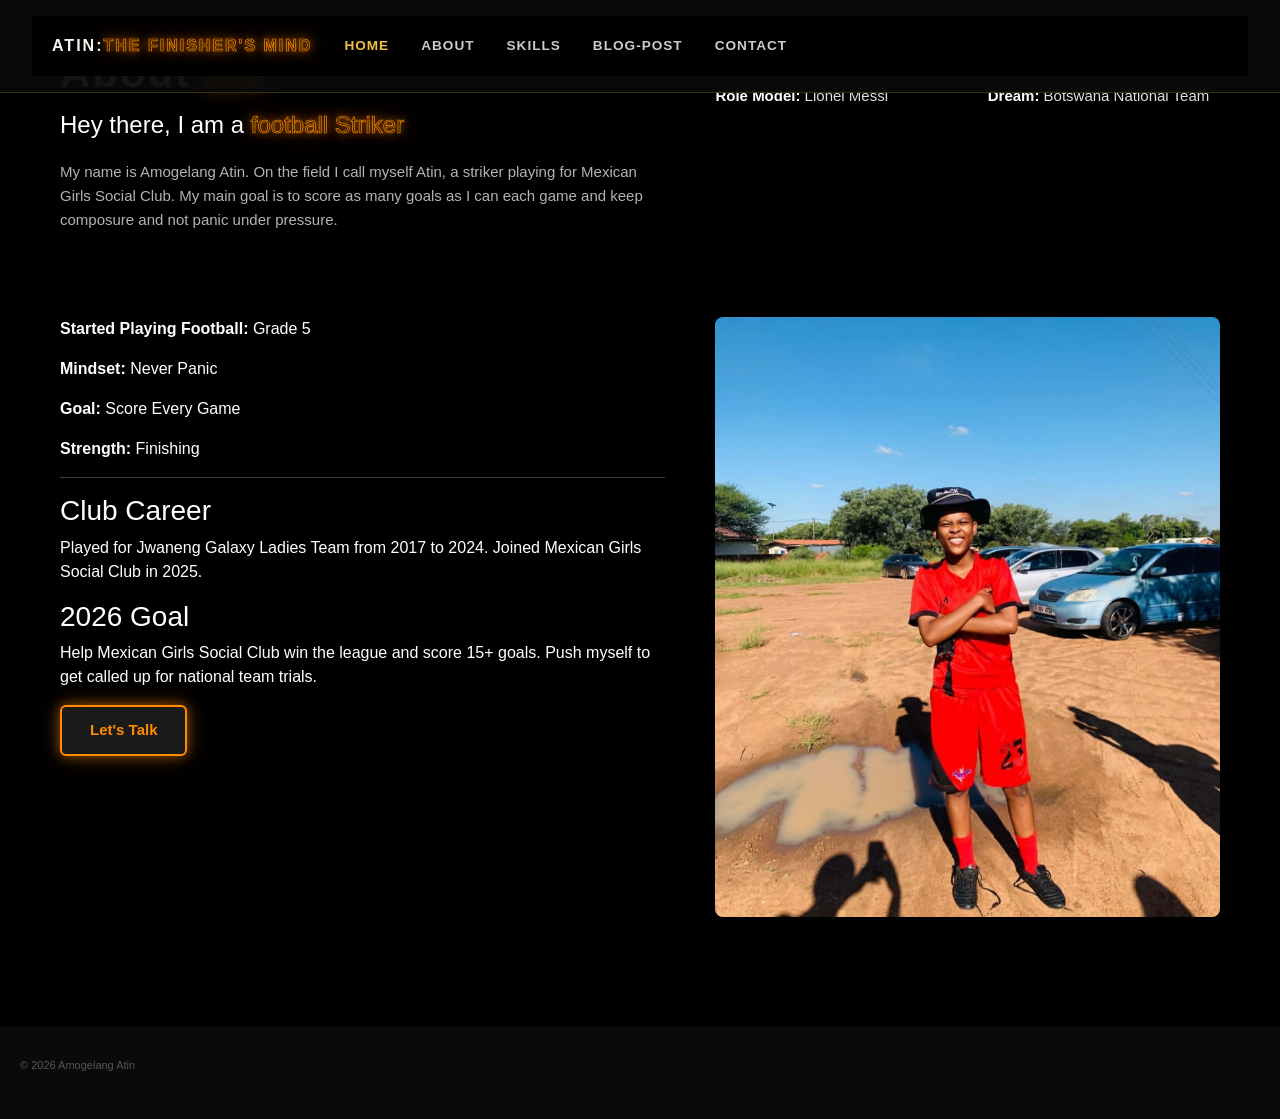
<file: about.html>
<!DOCTYPE html>
<html lang="en">
<head>
  <meta charset="UTF-8">
  <meta name="viewport" content="width=device-width, initial-scale=1.0">
  <title>About - Atin: The Finisher's Mind</title>
  
  <!-- Bootstrap CSS -->
  <link href="https://cdn.jsdelivr.net/npm/bootstrap@5.3.0/dist/css/bootstrap.min.css" rel="stylesheet">
  
  <!-- Custom CSS -->
  <link rel="stylesheet" href="styles.css">
</head>
<body class="about-page fades-in">
<div class="page-wrapper">
           <header>
             <nav>
                <div class="logo">ATIN:<span class="glow-text">THE FINISHER'S MIND</span></div>
            <a href="index.html" class="active">Home</a>
            <a href="about.html">About</a>
            <a href="skills.html">Skills</a>
            <a href="Blog-Post.html">Blog-Post</a>
            <a href="contact.html">Contact</a>
            </nav>
            </header>
  <main class="about-wrap">
    <div class="about-left">
      <h1>About <span class="glow-text">Me</span></h1>
      <h2>Hey there, I am a<span class="glow-text"> football Striker</span></h2>
      <p class="about-text">
        My name is Amogelang Atin. On the field I call myself Atin, a striker playing for Mexican Girls Social Club. 
        My main goal is to score as many goals as I can each game and keep composure and not panic under pressure.
      </p>
    </div>
      <div class="info-grid">
          <p><strong>Club:</strong> Mexican Girls Social Club</p> 
          <p><strong>Position:</strong> Striker</p> 
          <p><strong>Role Model:</strong> Lionel Messi</p> 
          <p><strong>Dream:</strong> Botswana National Team</p> 
         </div> 
        <div>
          <p><strong>Started Playing Football:</strong> Grade 5</p>
          <p><strong>Mindset:</strong> Never Panic</p>
          <p><strong>Goal:</strong> Score Every Game</p>
          <p><strong>Strength:</strong> Finishing</p>
          <div class="story-section">
            <hr>
            <h3>Club Career</h3>
            <p>Played for Jwaneng Galaxy Ladies Team from 2017 to 2024. Joined Mexican Girls Social Club in 2025.</p>
          </div>
          <div class="story-section">
            <h3>2026 Goal</h3>
               <p> Help Mexican Girls Social Club win the league and score 15+ goals.
                Push myself to get called up for national team trials.</p>
                <a href="contact.html" class="btn btn-primary">Let's Talk</a>
          </div>
        </div>
    <div class="about-right">
      <img src="redkit.jpg" alt="Amogelang Atin">
    </div>
  </main>
        <footer>
                <p>&copy; 2026 Amogelang Atin</p>
            </footer>
            <!--Bootstrap JS and dependencies-->
    <script src="https://cdn.jsdelivr.net/npm/@popperjs/core@2.11.6/dist/umd/popper.min.js"></script>
    <script src="https://cdn.jsdelivr.net/npm/bootstrap@5.3.0/dist/js/bootstrap.min.js"></script>
        </body>
        </html>
</file>
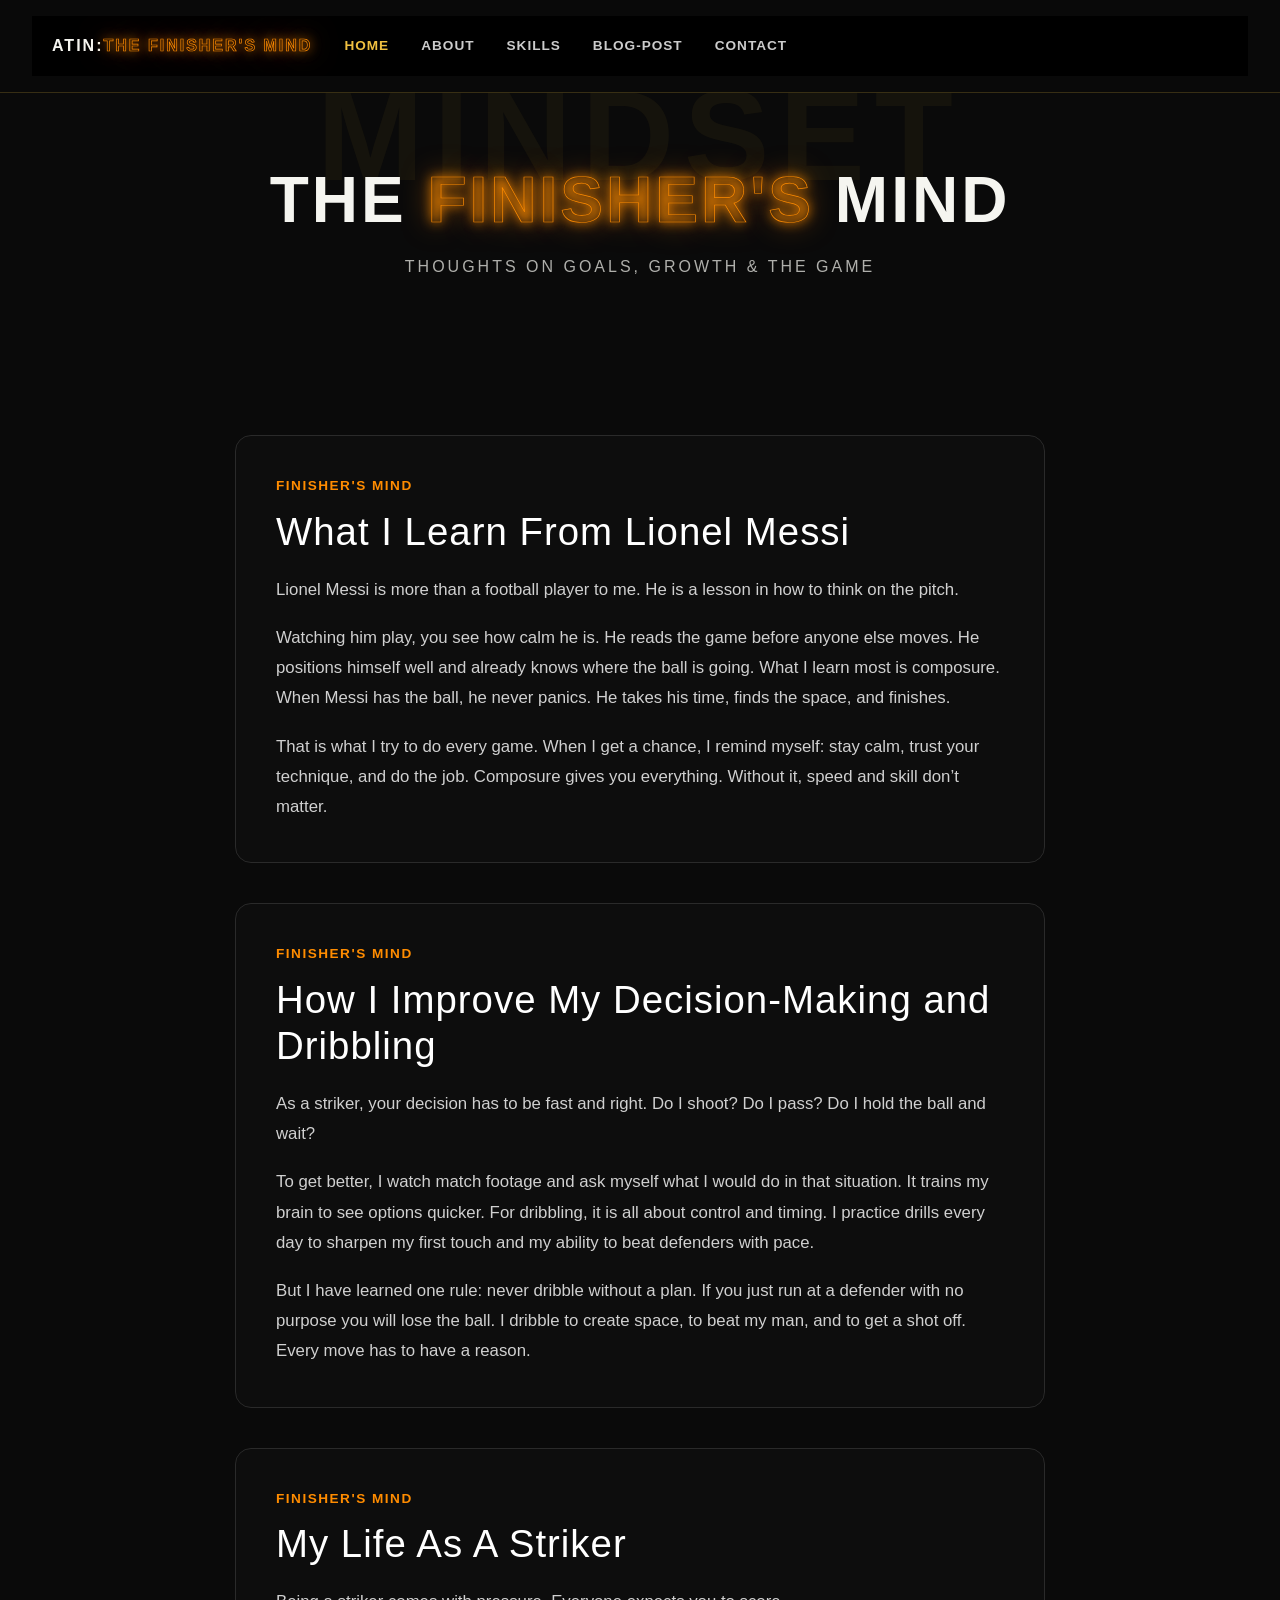
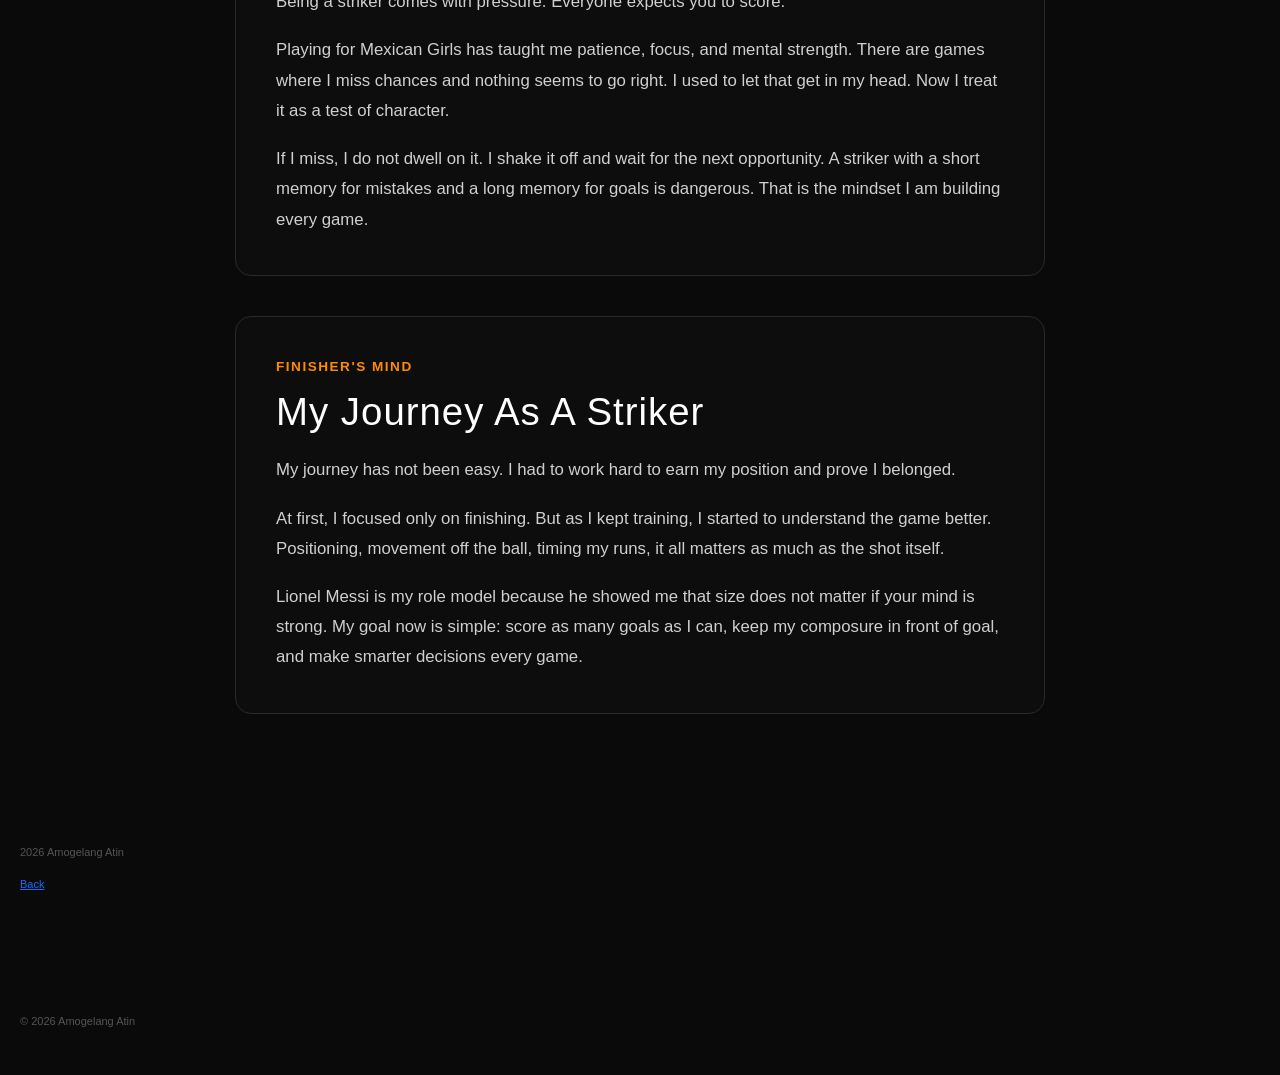
<file: Blog-Post.html>
<!DOCTYPE html>
<html lang="en">
    <head>
        <meta charset="UTF-8">
        <meta name="viewport" content="width=device-width,initial-scale=1.0">
        <title>Blog-Post-Atin:The Finisher's Mind</title>
            <!--Bootstrap CSS-->
    <link href="https://cdn.jsdelivr.net/npm/bootstrap@5.3.0/dist/css/bootstrap.min.css" rel="stylesheet">
    <!--Custom CSS-->
        <link rel="stylesheet" href="styles.css">
    </head>
    <body>
        <div class="page-wrapper">
            <header>
             <nav>
                <div class="logo">ATIN:<span class="glow-text">THE FINISHER'S MIND</span></div>
            <a href="index.html" class="active">Home</a>
            <a href="about.html">About</a>
            <a href="skills.html">Skills</a>
            <a href="Blog-Post.html">Blog-Post</a>
            <a href="contact.html">Contact</a>
            </nav>
            </header>
  
  <div class="page-header">
    <div class="page-header-bg">MINDSET</div>
    <h1 class="page-title">THE <span class="glow-text">FINISHER'S</span> MIND</h1>
    <p class="page-subtitle">THOUGHTS ON GOALS, GROWTH & THE GAME</p>
  </div>

  <main class="blog-wrap">
    
    <article class="blog-card">
      <div class="blog-date">Finisher's Mind</div>
      <h2 class="blog-title">What I Learn From Lionel Messi</h2>
      <div class="blog-content">
        <p>Lionel Messi is more than a football player to me. He is a lesson in how to think on the pitch.</p>
        <p>Watching him play, you see how calm he is. He reads the game before anyone else moves. He positions himself well and already knows where the ball is going. What I learn most is composure. When Messi has the ball, he never panics. He takes his time, finds the space, and finishes.</p>
        <p>That is what I try to do every game. When I get a chance, I remind myself: stay calm, trust your technique, and do the job. Composure gives you everything. Without it, speed and skill don’t matter.</p>
      </div>
    </article>

    <article class="blog-card">
      <div class="blog-date">Finisher's Mind</div>
      <h2 class="blog-title">How I Improve My Decision-Making and Dribbling</h2>
      <div class="blog-content">
        <p>As a striker, your decision has to be fast and right. Do I shoot? Do I pass? Do I hold the ball and wait?</p>
        <p>To get better, I watch match footage and ask myself what I would do in that situation. It trains my brain to see options quicker. For dribbling, it is all about control and timing. I practice drills every day to sharpen my first touch and my ability to beat defenders with pace.</p>
        <p>But I have learned one rule: never dribble without a plan. If you just run at a defender with no purpose you will lose the ball. I dribble to create space, to beat my man, and to get a shot off. Every move has to have a reason.</p>
      </div>
    </article>

    <article class="blog-card">
      <div class="blog-date">Finisher's Mind</div>
      <h2 class="blog-title">My Life As A Striker</h2>
      <div class="blog-content">
        <p>Being a striker comes with pressure. Everyone expects you to score.</p>
        <p>Playing for Mexican Girls has taught me patience, focus, and mental strength. There are games where I miss chances and nothing seems to go right. I used to let that get in my head. Now I treat it as a test of character.</p>
        <p>If I miss, I do not dwell on it. I shake it off and wait for the next opportunity. A striker with a short memory for mistakes and a long memory for goals is dangerous. That is the mindset I am building every game.</p>
      </div>
    </article>

    <article class="blog-card">
      <div class="blog-date">Finisher's Mind</div>
      <h2 class="blog-title">My Journey As A Striker</h2>
      <div class="blog-content">
        <p>My journey has not been easy. I had to work hard to earn my position and prove I belonged.</p>
        <p>At first, I focused only on finishing. But as I kept training, I started to understand the game better. Positioning, movement off the ball, timing my runs, it all matters as much as the shot itself.</p>
        <p>Lionel Messi is my role model because he showed me that size does not matter if your mind is strong. My goal now is simple: score as many goals as I can, keep my composure in front of goal, and make smarter decisions every game.</p>
      </div>
    </article>

  </main>
  <footer>
    <p>2026 Amogelang Atin</p>
    <a href="index.html" class="back-link">Back</a>
  </footer>
</body>
</html>
        <footer>
                <p>&copy; 2026 Amogelang Atin</p>
            </footer>
            <!--Bootstrap JS and dependencies-->
    <script src="https://cdn.jsdelivr.net/npm/@popperjs/core@2.11.6/dist/umd/popper.min.js"></script>
    <script src="https://cdn.jsdelivr.net/npm/bootstrap@5.3.0/dist/js/bootstrap.min.js"></script>
        </body>
        </html>
</file>
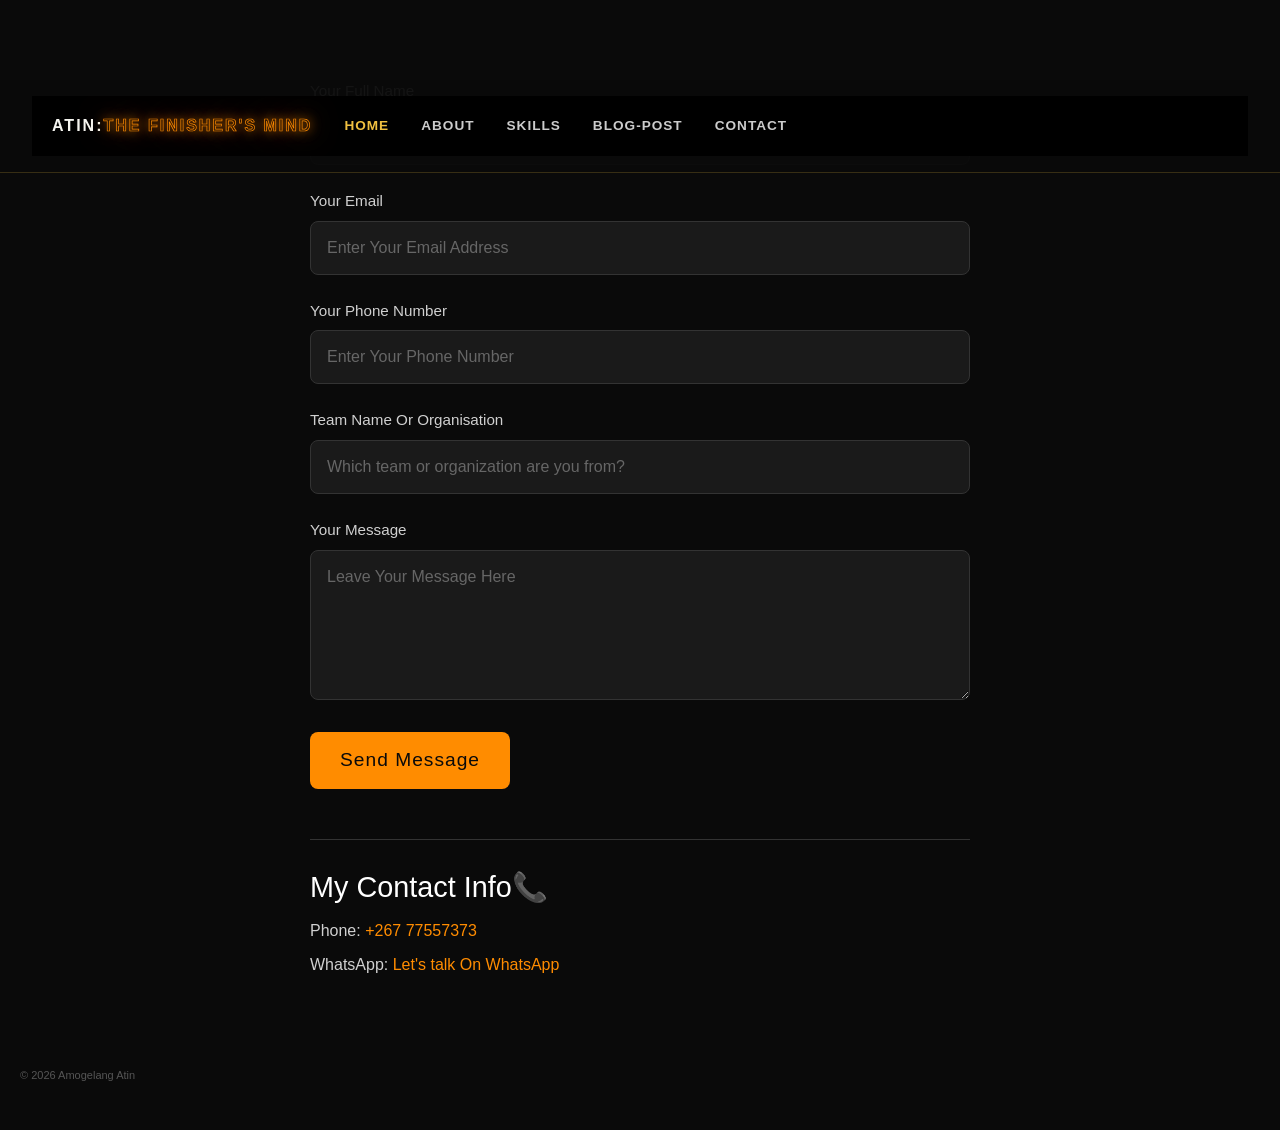
<file: contact.html>
<!DOCTYPE html>
<html lang="en">
    <head>
        <meta charset="UTF-8">
        <meta name="viewport" content="width=device-width,initial-scale=1.0">
        <title>Contact-Atin:The Finisher's Mind</title>
            <!--Bootstrap CSS-->
    <link href="https://cdn.jsdelivr.net/npm/bootstrap@5.3.0/dist/css/bootstrap.min.css" rel="stylesheet">
    <!--Custom CSS-->
        <link rel="stylesheet" href="styles.css">
    </head>
   <div class="page-wrapper">
           <header>
             <nav>
                <div class="logo">ATIN:<span class="glow-text">THE FINISHER'S MIND</span></div>
            <a href="index.html" class="active">Home</a>
            <a href="about.html">About</a>
            <a href="skills.html">Skills</a>
            <a href="Blog-Post.html">Blog-Post</a>
            <a href="contact.html">Contact</a>
            </nav>
            </header>

  <div class="contact-wrap">
    <form class="contact-form">
      <div class="form-group">
        <label>Your Full Name</label>
        <input type="text" placeholder="Enter Your Full Name" required>
      </div>

      <div class="form-group">
        <label>Your Email</label>
        <input type="email" placeholder="Enter Your Email Address" required>
      </div>

      <div class="form-group">
        <label>Your Phone Number</label>
        <input type="tel" placeholder="Enter Your Phone Number">
      </div>

      <div class="form-group">
        <label>Team Name Or Organisation</label>
        <input type="text" placeholder="Which team or organization are you from?">
      </div>

      <div class="form-group">
        <label>Your Message</label>
        <textarea placeholder="Leave Your Message Here" rows="5" required></textarea>
      </div>

      <button type="submit" class="btn-submit">Send Message</button>
    </form>

    <div class="contact-info">
      <h3>My Contact Info📞</h3>
      <p>Phone: <a href="tel:+26777557373">+267 77557373</a></p>
      <p>WhatsApp: <a href="https://wa.me/26777557373" target="_blank">Let's talk On WhatsApp</a></p>
    </div>
  </div>
                        <footer>
                <p>&copy; 2026 Amogelang Atin</p>
            </footer>
            <!--Bootstrap JS and dependencies-->
    <script src="https://cdn.jsdelivr.net/npm/@popperjs/core@2.11.6/dist/umd/popper.min.js"></script>
    <script src="https://cdn.jsdelivr.net/npm/bootstrap@5.3.0/dist/js/bootstrap.min.js"></script>
        </body>
        </html>
</file>
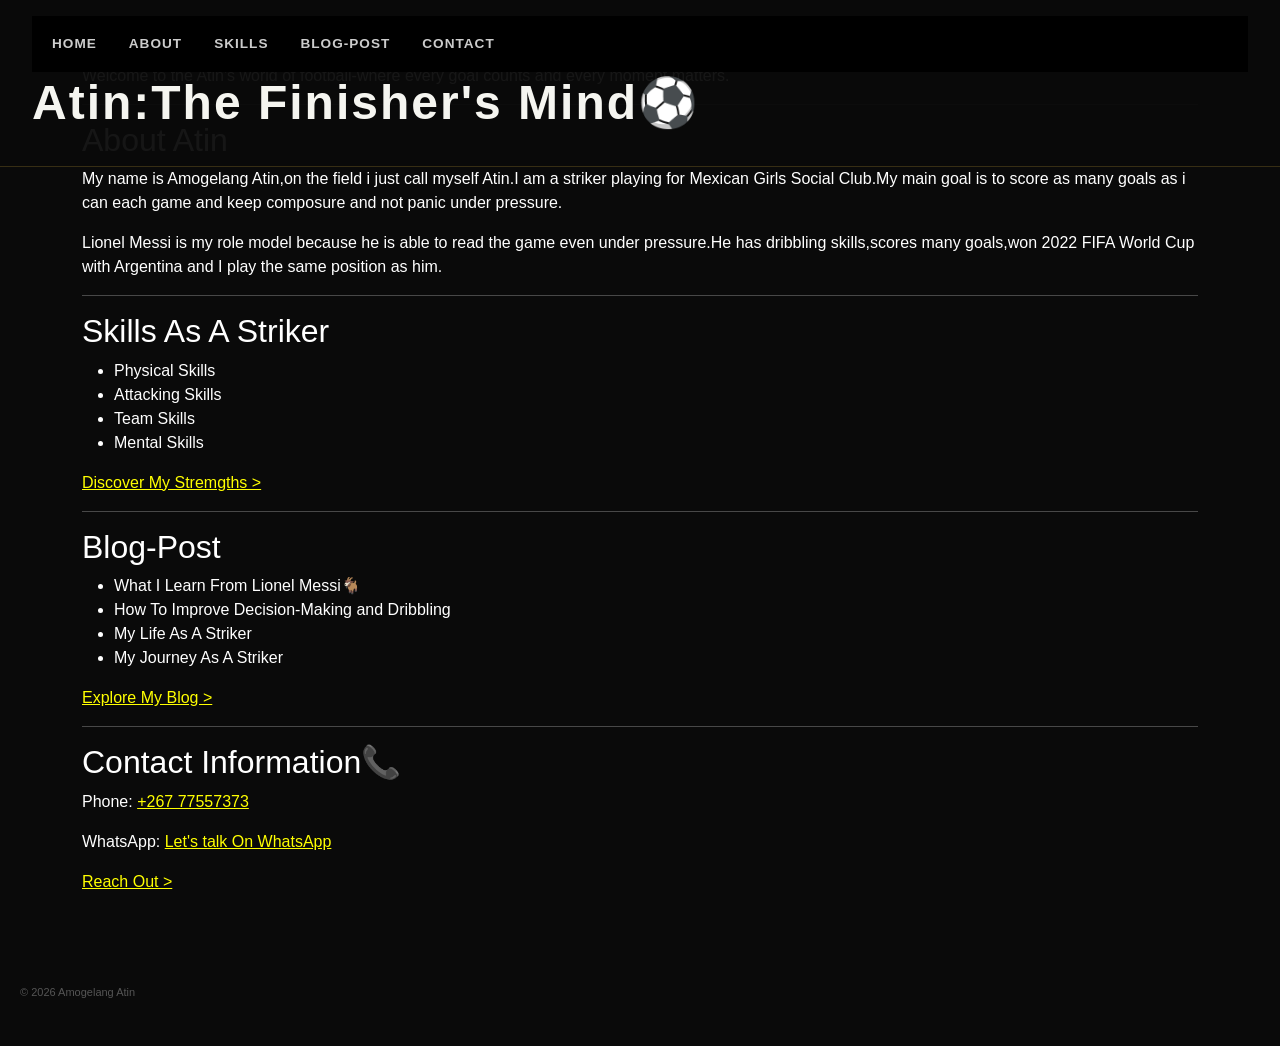
<file: index.html.html>
<!DOCTYPE html>
<html lang="en">
    <head>
        <meta charset="UTF-8">
        <meta name="viewport" content="width=device-width,initial-scale=1.0">
        <title> Atin:The Finisher's Mind</title>
            <!--Bootstrap CSS-->
    <link href="https://cdn.jsdelivr.net/npm/bootstrap@5.3.0/dist/css/bootstrap.min.css" rel="stylesheet">
    <!--Custom CSS-->
        <link rel="stylesheet" href="styles.css">
    </head>
    <body>
        <header>
            <nav>
            <a href="index.html">Home</a>
            <a href="about.html">About</a>
            <a href="skills.html">Skills</a>
            <a href="blog.html">Blog-Post</a>
            <a href="contact.html">Contact</a>
            </nav>

            <h1>Atin:The Finisher's Mind⚽</h1>
        </header>
        <main class="container mt-4">

            <blockquote>
                                   "Hunger for goals is what keeps a striker alive on the pitch."
            </blockquote>

            <p class="welcome">

            Welcome to the Atin's world of football-where every goal counts and every moment matters.</p>
            
            <hr>

            <h2>About Atin</h2>
            <p>My name is Amogelang Atin,on the field i just call myself Atin.I am a striker playing for Mexican Girls Social Club.My main goal is to score as many goals as i can each game and keep composure and not panic under pressure.</p>
            <p>Lionel Messi is my role model because he is able to read the game even under pressure.He has dribbling skills,scores many goals,won 2022 FIFA World Cup with Argentina and I play the same position as him.</p>

            <hr>

            <h2>Skills As A Striker</h2>
            <ul>
                <li>Physical Skills</li>
                <li>Attacking Skills</li>
                <li>Team Skills</li>
                <li>Mental Skills</li>
            </ul>
            <a href="skills.html" style="color:yellow;">
                    Discover My Stremgths >
                </a>
            
                <hr>

            <h2>Blog-Post</h2>
            <ul>
                <li>What I Learn From Lionel Messi🐐</li>
                <li>How To Improve Decision-Making and Dribbling</li>
                <li>My Life As A Striker</li>
                <li>My Journey As A Striker</li>
            </ul>
            <a href="blog.html" style="color:yellow;">
                Explore My Blog >
            </a>

            <hr>

            <h2 class="center-heading">Contact Information📞</h2>

            <p class="center-heading">Phone: <a href="tel:+26777557373"
                style="color:yellow;">+267 77557373</a></p>
            <p class="center-heading">WhatsApp: <a href="https://wa.me/26777557373"
                style="color:yellow;">Let's talk On WhatsApp</a></p>
                <a href="contact.html" style="color:yellow;">
                    Reach Out >
                </a>

            </main>

            <footer>
                <p>&copy; 2026 Amogelang Atin</p>
            </footer>
            <!--Bootstrap JS and dependencies-->
    <script src="https://cdn.jsdelivr.net/npm/@popperjs/core@2.11.6/dist/umd/popper.min.js"></script>
    <script src="https://cdn.jsdelivr.net/npm/bootstrap@5.3.0/dist/js/bootstrap.min.js"></script>
        </body>
        </html>
</file>
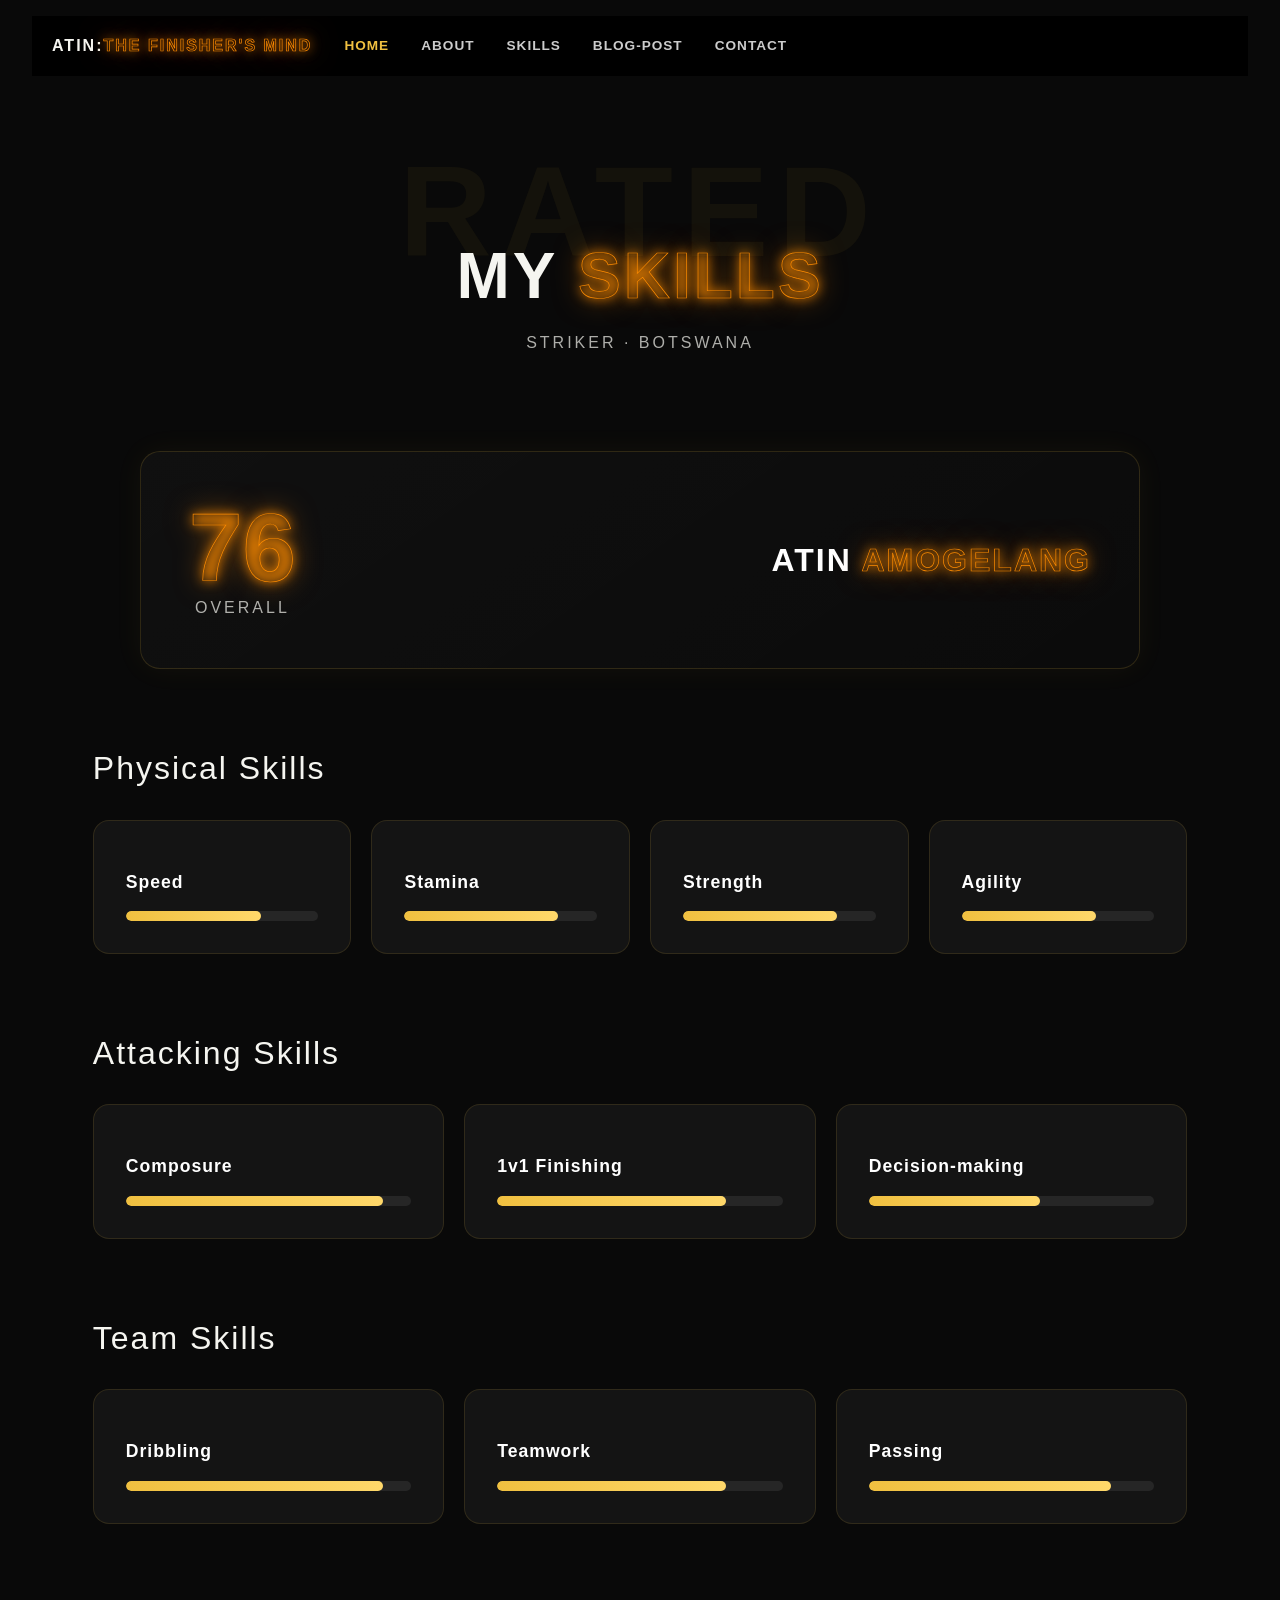
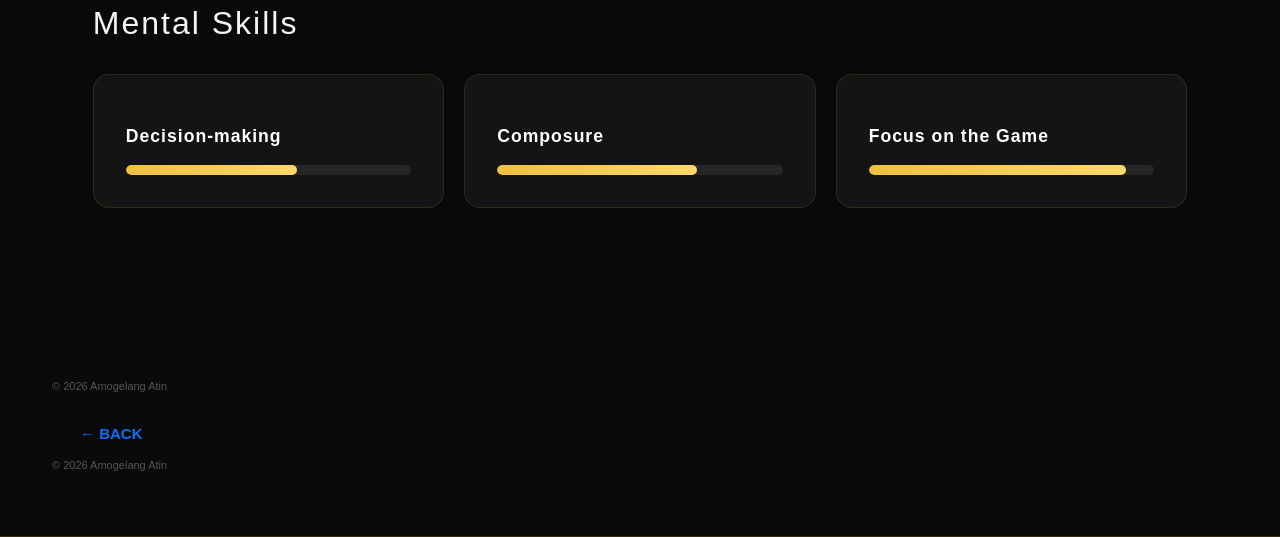
<file: skills.html>
<!DOCTYPE html>
<html lang="en">
    <head>
        <meta charset="UTF-8">
        <meta name="viewport" content="width=device-width,initial-scale=1.0">
        <title>Skills-Atin:The Finisher's Mind</title>
            <!--Bootstrap CSS-->
    <link href="https://cdn.jsdelivr.net/npm/bootstrap@5.3.0/dist/css/bootstrap.min.css" rel="stylesheet">
    <!--Custom CSS-->
        <link rel="stylesheet" href="styles.css">
    </head>
    <body>
    <div class="page-wrapper">
            <header>
             <nav>
                <div class="logo">ATIN:<span class="glow-text">THE FINISHER'S MIND</span></div>
            <a href="index.html" class="active">Home</a>
            <a href="about.html">About</a>
            <a href="skills.html">Skills</a>
            <a href="Blog-Post.html">Blog-Post</a>
            <a href="contact.html">Contact</a>
            </nav>
  <div class="page-header">
    <div class="page-header-bg">RATED</div>
    <h1 class="page-title">MY <span class="glow-text">SKILLS</span></h1>
    <p class="page-subtitle">STRIKER · BOTSWANA</p>
  </div>

  <div class="rating-hero">
    <div class="rating-big">
      <div class="rating-number glow-text">76</div>
      <div class="rating-label">OVERALL</div>
    </div>
    <div class="rating-info">
      <div class="rating-name">ATIN <span class="glow-text">AMOGELANG</span></div>
    </div>
  </div>

  <div class="section-wrap">
    <h2 class="section-title">Physical Skills</h2>
    <div class="skill-grid">
      <div class="skill-card">
        
        <div class="skill-name">Speed</div>
        <div class="skill-bar-bg">
          <div class="skill-bar-fill" data-w="70"></div>
        </div>
      </div>
      <div class="skill-card">
        
        <div class="skill-name">Stamina</div>
        <div class="skill-bar-bg">
          <div class="skill-bar-fill" data-w="80"></div>
        </div>
      </div>
      <div class="skill-card">
        
        <div class="skill-name">Strength</div>
        <div class="skill-bar-bg">
          <div class="skill-bar-fill" data-w="80"></div>
        </div>
      </div>
      <div class="skill-card">
       
        <div class="skill-name">Agility</div>
        <div class="skill-bar-bg">
          <div class="skill-bar-fill" data-w="70"></div>
        </div>
      </div>
    </div>
  </div>

  <div class="section-wrap">
    <h2 class="section-title">Attacking Skills</h2>
    <div class="skill-grid">
      <div class="skill-card">
        
        <div class="skill-name">Composure</div>
        <div class="skill-bar-bg">
          <div class="skill-bar-fill" data-w="90"></div>
        </div>
      </div>
      <div class="skill-card">
        
        <div class="skill-name">1v1 Finishing</div>
        <div class="skill-bar-bg">
          <div class="skill-bar-fill" data-w="80"></div>
        </div>
      </div>
      <div class="skill-card">
        
        <div class="skill-name">Decision-making</div>
        <div class="skill-bar-bg">
          <div class="skill-bar-fill" data-w="60"></div>
        </div>
      </div>
    </div>
  </div>

  <div class="section-wrap">
    <h2 class="section-title">Team Skills</h2>
    <div class="skill-grid">
      <div class="skill-card">
        
        <div class="skill-name">Dribbling</div>
        <div class="skill-bar-bg">
          <div class="skill-bar-fill" data-w="90"></div>
        </div>
      </div>
      <div class="skill-card">
        
        <div class="skill-name">Teamwork</div>
        <div class="skill-bar-bg">
          <div class="skill-bar-fill" data-w="80"></div>
        </div>
      </div>
      <div class="skill-card">
        
        <div class="skill-name">Passing</div>
        <div class="skill-bar-bg">
          <div class="skill-bar-fill" data-w="85"></div>
        </div>
      </div>
    </div>
  </div>

  <div class="section-wrap">
    <h2 class="section-title">Mental Skills</h2>
    <div class="skill-grid">
      <div class="skill-card">
       
        <div class="skill-name">Decision-making</div>
        <div class="skill-bar-bg">
          <div class="skill-bar-fill" data-w="60"></div>
        </div>
      </div>
      <div class="skill-card">
       
        <div class="skill-name">Composure</div>
        <div class="skill-bar-bg">
          <div class="skill-bar-fill" data-w="70"></div>
        </div>
      </div>
      <div class="skill-card">
        
        <div class="skill-name">Focus on the Game</div>
        <div class="skill-bar-bg">
          <div class="skill-bar-fill" data-w="90"></div>
        </div>
      </div>
    </div>
  </div>
  <footer>
    <p>©️ 2026 Amogelang Atin</p>
    <a href="index.html" class="glow-btn back-link">← Back</a>
         <p>&copy; 2026 Amogelang Atin</p>
 </footer>
 </div>
            <!--Bootstrap JS and dependencies-->
    <script src="https://cdn.jsdelivr.net/npm/@popperjs/core@2.11.6/dist/umd/popper.min.js"></script>
    <script src="https://cdn.jsdelivr.net/npm/bootstrap@5.3.0/dist/js/bootstrap.min.js"></script>
        </body>
        </html>
</file>
<file: styles.css>
* {
  margin: 0;
  padding:0;
  box-sizing: border-box;
}

body {
  background-color: #0a0a0a;
  color: #fff;
  font-family: Arial, Helvetica, sans-serif;
}

h1 {
  font-size: 1.3rem;
  color: #f5f5f0;
  letter-spacing: 2px;
  margin-top: 0.3rem;
}

nav {
  display: flex;
  gap: 25px;
  background: #000;
  overflow-x: auto;
  align-items: center;
  padding: 18px 20px;
  white-space: nowrap;
}

nav::-webkit-scrollbar {
  display: none;
}

.logo {
  font-size: 20px;
  color: #fff;
  font-weight: 700;
}

.logo span {
  color: #FFC107;
}

nav a {
  color: #888;
  font-size: 14px;
  text-decoration: none;
  font-weight: 600;
}

nav a.active, nav a:hover {
  color: #FFC107;
}

.hero {
  min-height: 100vh;
  padding-top: 100px;  
  padding-left: 40px;   
  padding-right: 40px;
  padding-bottom: 40px; 
  text-align: left;
  background: radial-gradient(circle at center top, #1a1a1a, #0a0a0a);
  display: flex;
  align-items: center;
  gap: 40px;
}

.hero-image {
  width: 100%;
  height: 500px;        
  overflow: hidden;
  border-radius: 12px;
}

.hero-image img {
  width: 100%;
  height: 100%;
  object-fit: cover;    
  object-position: center; 
}
.badge {
  position: absolute;
  left: 50%;
  bottom: 10px;
  transform: translateX(-50%);
  background: #FFC107;
  color: #000;
  font-weight: 700;
  font-size: 11px;
  padding: 6px 20px;
  white-space: nowrap;
  z-index: 2;
}

h1 {
  font-weight: 700;
  font-size: 48px;
  line-height: 1.1;
  margin-bottom: 20px;
}
h1 .gold {
  color: #FFC107;
}
h1 .outline {
  color: transparent;
  -webkit-text-stroke: 1px #fff;
}

.blockquote {
  padding-left: 15px;
  border-left: 2px solid #FFC107;
  color: #ccc;
  font-size: 14px;
  line-height: 1.6;
  margin: 25px 0;
  font-style: italic;
}

.name-role {
  color: #888;
  letter-spacing: 1;
  font-size: 12px;
}

.circle-wrap {
  width: 280px;
  height: 280px;
  margin: 0 auto 20px; 
}

.circle-wrap img {
  width: 100%;
  height: 100%;
  border-radius: 50%;
  object-fit: cover;
  border: 3px solid #FFC107;
  position: relative;
  z-index: 1;
}

.subtitle {
  text-align: center; 
  color: #00c853;
  font-size: 12px;
  letter-spacing: 1px;
  margin-bottom: 40px;
}


.page-wrapper {
  opacity: 0;
  animation: slide-in 1s ease-out forwards;
  animation-delay: 0.3s;
  transform: translateY(40px);
}
@keyframes slide-in {
  to {
    opacity: 1;
    transform: translateY(0);
  }
}
.bottom-section {
  display: flex;
  gap: 40px;
  margin-top: 40px;
  align-items: flex-start;
  padding-left: 0;
}

.stats-vertical {
  display: flex;
  flex-direction: column;
  gap: 25px;
  padding-right: 20px;
  border-right: 1px solid #222;
}

.buttons {
  display: flex;
  gap: 15px;
  margin-top: 20px;
}

.btn {
  background: #FFC107;
  color: #000;
  padding: 12px 25px;
  border: none;
  font-weight: 700;
  font-size: 13px;
  text-decoration: none;
  border-radius: 4px;
}

.btn-outline {
  background: transparent;
  color: #fff;
  border: 1px solid #FFC107;
}

@media (max-width: 600px) {
  .bottom-section {
    flex-direction: column;
  }
  
  .stats-vertical {
    flex-direction: row;
    border-right: none;
    border-bottom: 1px solid #222;
    padding-right: 0;
    padding-bottom: 20px;
    justify-content: space-between;
  }
}

footer {
  texr-align: center;
  padding: 30px 20px;
  font-size: 11px;
  color: #555;
  margin-top: 60px;
  background: #0a0a0a;
}

.hero-split {
  display: flex;
  min-height: calc(100vh - 70px);
  background: #000;
}

.left-panel {
  width: 50%;
  background: #000;
  padding: 60px 80px 60px 120px;
}

.right-panel {
  width: 50%;
  background: #0a0a0a; 
  min-height: calc(100vh - 70px);
  border-left: 6px solid transparent;
  border-image: repeating-linear-gradient(
    -45deg,
    #d4af37 0,
    #d4af37 8px,
    #333 8px,
    #333 16px
  );
  background-size: 6px 100%;
  background-repeat: repeat-y;
  background-position: left top;
}

.zigzag::before,
.zigzag::after {
  content: '';
  position: absolute;
  width: 2px;
  height: 100%;
  background: #333;
}
.zigzag::before { left: -5px; }
.zigzag::after { left: 5px; 
}

.profile-img,
img[alt*="profile"],
.hero-img {
  border: 3px solid #ff8c00 !important;
  border-radius: 50%;
  box-shadow: 0 0 20px rgba(255, 140, 0, 0.8), 
              0 0 40px rgba(255, 140, 0, 0.5) !important;
  transition: 0.3s ease;
}

.profile-img:hover,
img[alt*="profile"]:hover {
  box-shadow: 0 0 30px rgba(255, 140, 0, 1), 
              0 0 60px rgba(255, 140, 0, 0.8) !important;
  transform: scale(1.03);
}
.circle-wrap {
  width: 220px;
  height: 220px;
  border-radius: 50%;
  border: 3px solid #d4af37;
  overflow: hidden;
  margin-bottom: 30px;
}

.circle-wrap img {
  width: 100%;
  height: 100%;
  object-fit: cover;
}

.left-panel h1 {
  font-size: 56px;
  line-height: 1.1;
  margin-bottom: 20px;
  color: #fff;
}

.gold { 
  color: #d4af37; 
}

.subtitle, .quote, .stats span {
  color: #aaa;
}

.stats div {
  color: #fff;
}

.btn {
  background: #d4af37;
  color: #000;
}

.btn-outline {
  border: 2px solid #d4af37;
  color: #d4af37;
  background: transparent;
}

.zigzag-divider {
  width: 20px;
  background: repeating-linear-gradient(
    -45deg,
    #f0c040,
    #f0c040 10px,
    transparent 10px,
    transparent 20px
  );
}

.right-panel {
  width: 50%;
  position: relative;
  overflow: hidden;
  min-height: calc(100vh - 70px);
  border-left: 6px solid transparent;
  border-image: repeating-linear-gradient(
    -135deg,
    #facc15 0 8px,
    #000 8px 16px
  ) 1;
}

.slider {
  position: absolute;
  width: 400%; 
  height: 100%;
  display: flex;
  animation: rotate 15s infinite linear;
  transform-style: preserve-3d;
}

.slide {
  width: 25%;
  height: 100%;
}

.slide img {
  width: 100%;
  height: 100%;
  object-fit: cover;
}

@keyframes rotate {
 0% { transform: translateX(0); }
 25% { transform: translateX(-25%); }
 50% { transform: translateX(-50%); }
 75% { transform: translateX(-75%); }
 100% { transform: translateX(0); }
}

.hero-title .glow-text,
.glow-text {
  color: transparent !important;
  -webkit-text-stroke: 0.7px #ff8c00;
  text-shadow: 0 0 12px rgba(255, 140, 0, 0.8), 
               0 0 28px rgba(255, 140, 0, 0.5);
}

.hero-title .glow-text:hover,
.glow-text:hover {
  text-shadow: 0 0 18px rgba(255, 140, 0, 1), 
               0 0 38px rgba(255, 140, 0, 0.8),
               0 0 55px rgba(255, 140, 0, 0.6);
}

.glow-btn {
  display: inline-block;
  padding: 12px 28px;
  font-weight: 700;
  font-size: 15px;
  text-decoration: none;
  border-radius: 6px;
  transition: 0.3s ease;
  text-transform: uppercase;
}

.glow-btn-filled {
  background: #ff8c00;
  color: #000;
  border: 2px solid #ff8c00;
  box-shadow: 0 0 15px rgba(255, 140, 0, 0.8), 
              0 0 30px rgba(255, 140, 0, 0.5);
}

.glow-btn-filled:hover {
  background: #ffb733;
  box-shadow: 0 0 25px rgba(255, 140, 0, 1), 
              0 0 50px rgba(255, 140, 0, 0.8);
  transform: translateY(-3px);
}

.glow-btn-outline {
  background: transparent;
  color: #ff8c00;
  border: 2px solid #ff8c00;
  box-shadow: 0 0 12px rgba(255, 140, 0, 0.6) inset, 
              0 0 20px rgba(255, 140, 0, 0.4);
}

.glow-btn-outline:hover {
  background: #ff8c00;
  color: #000;
  box-shadow: 0 0 25px rgba(255, 140, 0, 1), 
              0 0 50px rgba(255, 140, 0, 0.8);
  transform: translateY(-3px);
}
.about-page {
  background: #000;
  color: #fff;
  font-family: Arial, Helvetica, sans-serif;
}

.about-page .gold {
  color: #facc15;
}

.about-page .top-nav {
  display: flex;
  justify-content: space-between;
  align-items: center;
  padding: 18px 60px;
  background: #000;
  border-bottom: 1px solid #1a1a1a;
}

.about-page .top-nav .logo {
  font-weight: 700;
  font-size: 18px;
  color: #fff;
}

.about-page .top-nav nav a {
  color: #b3b3b3;
  text-decoration: none;
  margin-left: 35px;
  font-size: 15px;
  font-weight: 500;
}

.about-page .top-nav nav a:hover,
.about-page .top-nav nav a.active {
  color: #facc15;
}

.about-page .about-wrap {
  display: grid;
  grid-template-columns: 1.2fr 1fr;
  gap: 50px;
  padding: 50px 60px;
  max-width: 1300px;
  margin: 0 auto;
  animation: fadeIn 0.6s ease-in;
  align-items: start;
}

.about-page .about-left h1 {
  font-size: 42px;
  margin: 0 0 15px 0;
  font-weight: 700;
}

.about-page .about-left h2 {
  font-size: 24px;
  margin: 0 0 20px 0;
  font-weight: 400;
}

.about-page .about-text {
  color: #b3b3b3;
  line-height: 1.6;
  margin-bottom: 35px;
  font-size: 15px;
}

.about-page .info-grid {
  display: grid;
  grid-template-columns: 1fr 1fr;
  gap: 12px 40px;
}

.about-page .info-grid p {
  margin: 0;
  color: #e0e0e0;
  font-size: 15px;
}

.about-page .info-grid strong {
  color: #fff;
}

.about-page .about-right img {
  width: 100%;
  height: auto;
  max-height: 600px;
  object-fit: cover;
  border-radius: 8px;
}

@keyframes fadeIn {
  from { opacity: 0; transform: translateY(20px); }
  to { opacity: 1; transform: translateY(0); }
}

@media (max-width: 700px) {
  .about-page .about-wrap {
    grid-template-columns: 1fr;
    padding: 30px 20px;
  }
  
  .about-page .top-nav {
    flex-direction: column;
    padding: 15px 20px;
  }
  
  .about-page .top-nav nav {
    margin-top: 10px;
  }
  
  .about-page .top-nav nav a {
    margin: 0 12px;
  }
}

.about-page .btn-group {
  display: flex;
  gap: 15px;
  margin-top: 20px;
  flex-wrap: wrap;
}

.about-page .btn {
  display: inline-block;
  padding: 12px 28px;
  font-weight: 600;
  font-size: 15px;
  text-decoration: none;
  border-radius: 6px;
  transition: 0.3s ease;
}

.about-page .btn-primary {
  background: #1a1a1a;
  color: #ff8c00; 
  border: 2px solid #ff8c00;
  box-shadow: 0 0 12px rgba(255, 140, 0, 0.5), 0 0 25px rgba(255, 140, 0, 0.25);
}

.about-page .btn-group {
  display: flex;
  gap: 15px;
  margin-top: 20px;
  flex-wrap: wrap;
}

.about-page .btn {
  display: inline-block;
  padding: 12px 28px;
  font-weight: 600;
  font-size: 15px;
  text-decoration: none;
  border-radius: 6px;
  transition: 0.3s ease;
}

.about-page .glow-text {
  color: transparent;
  -webkit-text-stroke: 0.7px #ff8c00; 
  text-shadow: 0 0 10px rgba(255, 140, 0, 0.8), 
               0 0 25px rgba(255, 140, 0, 0.5);
}

.about-page .glow-text:hover {
  text-shadow: 0 0 15px rgba(255, 140, 0, 1), 
               0 0 35px rgba(255, 140, 0, 0.8),
               0 0 50px rgba(255, 140, 0, 0.6);
}

@keyframes display-text {
 0%, 100% {
    text-shadow: 0 0 10px rgba(255, 140, 0, 0.8), 
                 0 0 20px rgba(255, 140, 0, 0.5);
  }
 50% {
    text-shadow: 0 0 20px rgba(255, 140, 0, 1), 
                 0 0 40px rgba(255, 140, 0, 0.8);
  }
}


.skills-page body {
  background: #0a0a0a;
  color: #f5f5f0;
  font-family: 'Segoe UI', sans-serif;
}

.page-wrapper {
  min-height: 100vh;
}

header {
  position: fixed;
  top: 0;
  left: 0;
  right: 0;
  z-index: 1000;
  background: rgba(10,10,10,0.95);
  border-bottom: 1px solid rgba(240,192,64,0.2);
  padding: 1rem 2rem;
}

nav {
  display: flex;
  align-items: center;
  gap: 2rem;
  flex-wrap: wrap;
}

.logo {
  font-size: 1rem;
  font-weight: 700;
  letter-spacing: 2px;
  color: #f5f5f0;
}

.logo span {
  color: #f0c040;
}

nav a {
  color: #cccccc;
  text-decoration: none;
  font-size: 0.85rem;
  letter-spacing: 1px;
  text-transform: uppercase;
  transition: 0.3s;
}

nav a:hover,
nav a.active {
  color: #f0c040;
}
.page-header {
  position: relative;
  padding-top: 160px;
  padding-bottom: 80px;
  text-align: center;
  overflow: hidden;
}

.page-header-bg {
  position: absolute;
  top: 40px;
  left: 50%;
  transform: translateX(-50%);
  font-size: 8rem;
  font-weight: 900;
  color: rgba(240,192,64,0.05);
  letter-spacing: 10px;
  pointer-events: none;
}

.page-title {
  position: relative;
  font-size: 4rem;
  font-weight: 800;
  letter-spacing: 3px;
  z-index: 2;
}

.page-title span {
  color: #f0c040;
}

.page-subtitle {
  color: rgba(245,245,240,0.7);
  letter-spacing: 3px;
  margin-top: 1rem;
  text-transform: uppercase;
}

.rating-hero {
  width: 90%;
  max-width: 1000px;
  margin: auto;
  padding: 3rem;
  border: 1px solid rgba(240,192,64,0.15);
  background: linear-gradient(
    145deg,
    rgba(255,255,255,0.03),
    rgba(255,255,255,0.01)
  );
  display: flex;
  justify-content: space-between;
  align-items: center;
  border-radius: 20px;
  margin-bottom: 5rem;
  box-shadow: 0 0 30px rgba(240,192,64,0.05);
}

.rating-big {
  text-align: center;
}

.rating-number {
  font-size: 6rem;
  font-weight: 900;
  color: #f0c040;
  line-height: 1;
}

.rating-label {
  text-transform: uppercase;
  letter-spacing: 3px;
  color: rgba(245,245,240,0.7);
}

.rating-name {
  font-size: 2rem;
  font-weight: 700;
  letter-spacing: 2px;
}

.rating-name span {
  color: #f0c040;
}

.section-wrap {
  width: 90%;
  max-width: 1100px;
  margin: auto;
  padding-bottom: 5rem;
}

.section-title {
  font-size: 2rem;
  margin-bottom: 2rem;
  letter-spacing: 2px;
  color: #f5f5f0;
}

.skill-grid {
  display: grid;
  grid-template-columns: repeat(auto-fit, minmax(260px,1fr));
  gap: 2rem;
}

.skill-card {
  background: #141414;
  border: 1px solid rgba(240,192,64,0.12);
  border-radius: 16px;
  padding: 2rem;
  transition: transform 0.3s ease;
}

.skill-card:hover {
  transform: translateY(-5px);
}

.skill-icon {
  font-size: 2rem;
  color: #f0c040;
}

.skill-name {
  margin-top: 1rem;
  margin-bottom: 1rem;
  font-size: 1.1rem;
  letter-spacing: 1px;
  font-weight: 600;
}

.skill-bar-bg {
  width: 100%;
  height: 10px;
  background: rgba(255,255,255,0.08);
  border-radius: 30px;
  overflow: hidden;
}

.skill-bar-fill {
  height: 100%;
  width: 0;
  background: linear-gradient(
    90deg,
    #f0c040,
    #ffd86a
  );
  border-radius: 30px;
  animation: loadBar 2s forwards;
}
.skill-bar-fill[data-w="70"] {
  width: 70%;
}

.skill-bar-fill[data-w="80"] {
  width: 80%;
}

.skill-bar-fill[data-w="90"] {
  width: 90%;
}

/* ADD THESE BELOW */

.skill-bar-fill[data-w="60"] {
  width: 60%;
}

.skill-bar-fill[data-w="85"] {
  width: 85%;
}

@keyframes loadBar {
  from {
    width: 0;
  }
}

@media (max-width: 768px) {

  .page-title {
    font-size: 2.8rem;
  }

  .page-header-bg {
    font-size: 4rem;
  }

  .rating-hero {
    flex-direction: column;
    gap: 2rem;
    text-align: center;
  }

  nav {
    gap: 1rem;
  }

}

.skill-grid {
  display: grid;
  grid-template-columns: repeat(auto-fit, minmax(250px, 1fr));
  gap: 20px;
}
.skill-bar-fill {
  width: 0;
  transition: width 1.5s ease;
}


.blo-post body {
  background: #0a0a0a;
  color: #fff;
}

.blog-wrap {
  max-width: 850px;
  margin: 60px auto 100px;
  padding: 0 20px;
  display: flex;
  flex-direction: column;
  gap: 40px;
}

.blog-card {
  background: rgba(15, 15, 15, 0.7);
  backdrop-filter: blur(10px);
  -webkit-backdrop-filter: blur(10px);
  border: 1px solid #2a2a2a;
  border-radius: 16px;
  padding: 40px;
  transition: all 0.3s ease;
  position: relative;
  overflow: hidden;
}

.blog-card::before {
  content: '';
  position: absolute;
  top: 0;
  left: 0;
  width: 100%;
  height: 100%;
  background: radial-gradient(circle at top left, rgba(255, 140, 0, 0.15), transparent 50%);
  opacity: 0;
  transition: opacity 0.3s ease;
  pointer-events: none;
}

.blog-card:hover {
  border-color: #ff8c00;
  box-shadow: 0 0 25px rgba(255, 140, 0, 0.4), 0 0 50px rgba(255, 140, 0, 0.2);
  transform: translateY(-6px);
}

.blog-card:hover::before {
  opacity: 1;
}


.blog-date {
  font-size: 0.85rem;
  color: #ff8c00;
  margin-bottom: 12px;
  text-transform: uppercase;
  letter-spacing: 1.5px;
  font-weight: 600;
}

.blog-title {
  font-family: 'Bebas Neue', sans-serif;
  font-size: 2.4rem;
  color: #fff;
  margin-bottom: 20px;
  letter-spacing: 1px;
  line-height: 1.2;
}

.blog-title .glow-text {
  color: #ff8c00;
  text-shadow: 0 0 10px rgba(255, 140, 0, 0.7);
}

.blog-content p {
  color: #d0d0d0;
  line-height: 1.8;
  margin-bottom: 18px;
  font-size: 1.05rem;
  font-weight: 300;
}

.blog-content p:last-child {
  margin-bottom: 0;
}

@media (max-width: 768px) {
  .blog-wrap {
    margin: 40px auto 80px;
    padding: 0 15px;
  }
  
  .blog-card {
    padding: 25px 20px;
  }
  
  .blog-title {
    font-size: 1.8rem;
  }
  
  .blog-content p {
    font-size: 1rem;
  }
}

.contact-page body {
  background: #0a0a0a;
  color: #fff;
  min-height: 100vh;
  display: flex;
  flex-direction: column;
}

.contact-wrap {
  max-width: 700px;
  margin: 80px auto 60px auto;
  padding: 0 20px;
  flex: 1;
}

.contact-form {
  width: 100%;
}

.form-group {
  margin-bottom: 25px;
}

.form-group label {
  display: block;
  font-size: 0.95rem;
  color: #d0d0d0;
  margin-bottom: 8px;
  font-weight: 500;
}

.form-group input,
.form-group textarea {
  width: 100%;
  padding: 14px 16px;
  background: #1a1a1a;
  border: 1px solid #333;
  border-radius: 8px;
  color: #fff;
  font-family: 'DM Sans', sans-serif;
  font-size: 1rem;
  transition: all 0.3s ease;
}

.form-group input:focus,
.form-group textarea:focus {
  outline: none;
  border-color: #ff8c00;
  box-shadow: 0 0 15px rgba(255, 140, 0, 0.3);
}

.form-group input::placeholder,
.form-group textarea::placeholder {
  color: #666;
}
.btn-submit {
  background: #ff8c00;
  color: #0a0a0a;
  border: none;
  padding: 14px 30px;
  border-radius: 8px;
  font-family: 'Bebas Neue', sans-serif;
  font-size: 1.2rem;
  letter-spacing: 1px;
  cursor: pointer;
  transition: all 0.3s ease;
}

.btn-submit:hover {
  background: #ffa733;
  box-shadow: 0 0 20px rgba(255, 140, 0, 0.5);
  transform: translateY(-2px);
}

.contact-info {
  margin-top: 50px;
  padding-top: 30px;
  border-top: 1px solid #333;
}

.contact-info h3 {
  font-family: 'Bebas Neue', sans-serif;
  font-size: 1.8rem;
  color: #fff;
  margin-bottom: 15px;
}

.contact-info p {
  color: #d0d0d0;
  margin-bottom: 10px;
  font-size: 1rem;
}

.contact-info a {
  color: #ff8c00;
  text-decoration: none;
  transition: all 0.3s ease;
}

.contact-info a:hover {
  text-shadow: 0 0 10px rgba(255, 140, 0, 0.7);
}

@media (max-width: 768px) {
  .contact-wrap {
    margin: 60px auto 40px auto;
    padding: 0 15px;
  }
  
  .form-group input,
  .form-group textarea {
    padding: 12px 14px;
  }
}
</file>
